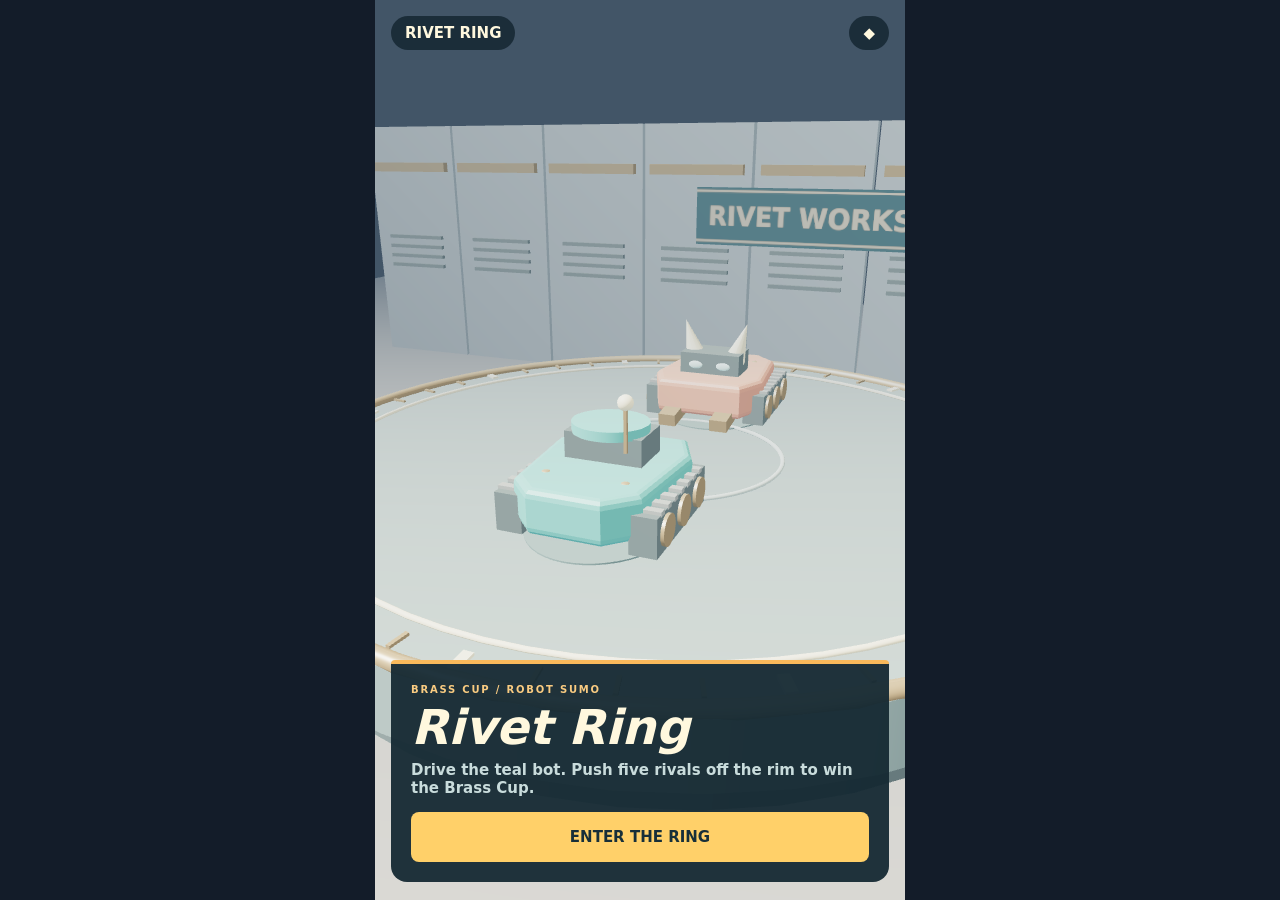
<file: index-source.html>
<!doctype html><html lang="en"><meta charset="utf-8"><meta name="viewport" content="width=device-width, initial-scale=1,viewport-fit=cover"><title>Rivet Ring</title><style>*{box-sizing:border-box}body{margin:0;background:#131c29;font:700 15px system-ui;color:#fff8de}main{width:min(100%,530px,75dvh);height:100dvh;margin:auto;position:relative;overflow:hidden;background:#304451}canvas{display:block;width:100%;height:100%;touch-action:none}header,aside,section,footer{position:absolute;left:16px;right:16px}header{top:max(16px,env(safe-area-inset-top));display:flex;justify-content:space-between;pointer-events:none}b{background:#162833de;padding:8px 14px;border-radius:20px}aside{top:19%;text-align:center;font:italic 900 26px system-ui;text-shadow:0 2px 7px #183442;pointer-events:none}section{bottom:max(18px,env(safe-area-inset-bottom));background:#162a33f2;border-top:4px solid #f9b95b;padding:20px;border-radius:4px 4px 16px 16px}h1{margin:0;font:italic 900 clamp(32px,8vw,48px)/1 system-ui}p{color:#c9dcdc;margin:.65em 0 1em}button{width:100%;border:0;border-radius:8px;min-height:50px;font:900 15px system-ui;background:#ffd069;color:#172f39}footer{bottom:4%;text-align:center;pointer-events:none;text-shadow:0 2px 5px black}[hidden]{display:none!important}small{display:block;color:#f9cb81;font-size:10px;letter-spacing:.18em;margin-bottom:8px}footer{font-size:12px;letter-spacing:.07em}</style><main><canvas aria-label="Robot sumo arena"></canvas><header><b id="badge">RIVET RING</b><b id="score">◆</b></header><aside aria-live="polite"></aside><footer hidden>DRAG TO DRIVE · RELEASE TO RAM</footer><section><small>BRASS CUP / ROBOT SUMO</small><h1>Rivet Ring</h1><p>Drive the teal bot. Push five rivals off the rim to win the Brass Cup.</p><button>ENTER THE RING</button></section></main><script src="vendor/three.min.js"></script><script type="module" src="game.mjs"></script></html>
</file>
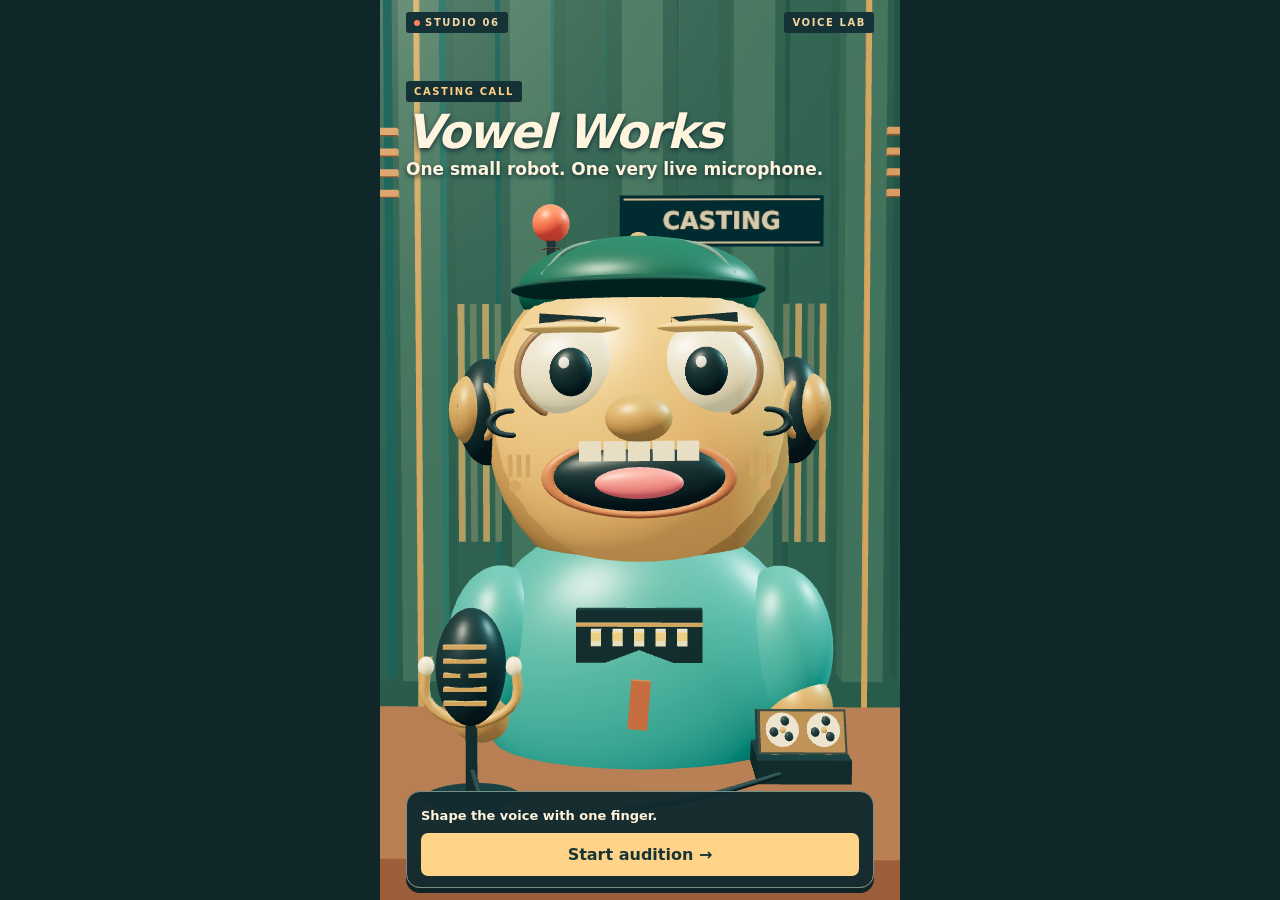
<file: vowel-works/index-source.html>
<!doctype html><html lang="en"><meta charset="utf-8"><meta name="viewport" content="width=device-width,initial-scale=1,viewport-fit=cover"><title>Vowel Works · Voice Auditions</title><link rel="stylesheet" href="style.css"><main><canvas id="stage" aria-label="A mechanical actor at the audition microphone"></canvas><header><span><i></i> STUDIO 06</span><b id="take">VOICE LAB</b></header><article><label id="slate">CASTING CALL</label><h1 id="title">Vowel Works</h1><p id="line">One small robot. One very live microphone.</p></article><section><div class="cue-line"><div id="meter"></div><output id="pressing" aria-label="Clean takes"></output></div><div id="guide" aria-live="polite">Shape the voice with one finger.</div><div id="pad" hidden aria-label="Voice control pad"><div id="cross"></div></div><div id="signal" hidden></div><div class="deck"><button id="listen" hidden aria-label="Play your last phrase">▶ Take</button><button id="go">Start audition →</button></div><div id="passes" hidden></div><small id="credits"></small></section></main><script src="vendor/three.min.js"></script><script src="bridge.js"></script><script src="wardrobe.js"></script><script src="scene.js"></script><script src="portraits.js"></script><script src="display.js"></script><script src="effects.js"></script><script src="recorder.js"></script><script src="play.js"></script></html>
</file>
<file: vowel-works/style.css>
*{box-sizing:border-box}html,body{margin:0;background:#10272a;color:#fff4dd;font:600 15px system-ui}main{position:relative;isolation:isolate;width:100%;max-width:520px;height:100vh;height:100svh;margin:auto;overflow:hidden;background:#315b55}canvas,#portrait{position:absolute;inset:0;width:100%;height:100%;display:block}#portrait{object-fit:cover}
header,article,section{position:absolute;left:5%;right:5%}header{top:12px;top:max(12px,env(safe-area-inset-top));display:flex;justify-content:space-between;font-size:10px;letter-spacing:.16em;color:#f4d5a0}header span,header b,label{background:#153237;padding:5px 8px;border-radius:3px}header i{display:inline-block;width:6px;height:6px;background:#ff845e;border-radius:50%}.gold-mic header i{background:#ffcf6d}article{top:9%;pointer-events:none;text-shadow:0 2px 5px #162f35}label{font-size:10px;letter-spacing:.16em;color:#ffcf84}h1{font:italic 900 clamp(27px,5.5vh,47px)/1 system-ui;margin:9px 0 4px;letter-spacing:-.045em}p{margin:0;font-size:clamp(13px,2vh,17px)}
section{bottom:12px;bottom:max(12px,env(safe-area-inset-bottom));background:#122b30f7;border:1px solid #779085;border-radius:14px;padding:11px 14px;box-shadow:0 5px 0 #0e2427}
button{width:100%;padding:12px;background:#ffd489;color:#183535;font:800 16px system-ui;border:0;border-radius:7px;cursor:pointer;touch-action:manipulation}button:active{background:#ffbd66}#guide{font-size:13px;margin:5px 0 8px;min-height:17px}
#meter{display:flex;align-items:center;gap:5px}#meter i{font:800 11px system-ui;color:#98b6ad;background:#29484b;padding:2px 7px;border-radius:3px}#meter .lit{background:#6ccbaf;color:#122e32}#meter .now{outline:1px solid #efc482;color:#ffda97}
#pad{height:clamp(96px,16vh,145px);background:repeating-linear-gradient(90deg,transparent 0 19.6%,#3b5756 20%),#213d40;border:1px solid #546d64;border-radius:8px;position:relative;touch-action:none;cursor:crosshair;user-select:none}
#pad span,#cross{position:absolute;transform:translate(-50%,-50%);pointer-events:none}#pad span{border:1px solid #8aa49a;border-radius:50%;background:#29474b;color:#c1d2c6;padding:6px 9px;font-size:12px}#pad .target{background:#ffd489;color:#213636;outline:3px solid #dca34466}#pad .tuned{background:#8aead3;outline-color:#72e7bc80}#cross{width:21px;height:21px;border:2px solid white;border-radius:50%;z-index:2;display:none}#signal{height:4px;background:#8be9c8;transform:scaleX(0);transform-origin:left;margin-top:5px;border-radius:4px}
small{display:block;font-size:10px;color:#c6d9cb;margin-top:4px}small:empty{display:none}[hidden]{display:none!important}
@media(min-aspect-ratio:3/4){main{max-width:min(520px,72vh)}}@media(max-height:490px){article{top:10%}header{top:3px}h1{font-size:23px}section{padding:6px 10px;bottom:5px}#pad{height:74px}#guide{margin:2px 0}button{padding:8px}}
.deck{display:flex;gap:7px}.deck #go{flex:1}.deck #listen{width:84px;background:#29484b;color:#ffdb9a;border:1px solid #73958d;font-size:14px}#passes{display:flex;gap:6px;margin-top:8px}#passes button{padding:7px 3px;min-height:36px;font-size:12px;background:#203b40;color:#e8e6ce;border:1px solid transparent}#passes button:disabled{opacity:.42}#passes button[aria-pressed=true]{border-color:#c5a166}.sounding{outline:2px solid #fff0af;box-shadow:0 0 8px #d2b674}#pad .target{transition:background-color .12s,outline-color .12s}button:focus-visible{outline:2px solid #fff;outline-offset:2px}
.cue-line{display:flex;align-items:center;justify-content:space-between;gap:8px}.cue-line output{font:800 12px system-ui;letter-spacing:2px;color:#ffd48d}section:has(#pad:not([hidden])){border-bottom:3px solid #7cbca4}#listen:active{background:#54766c}
</file>
